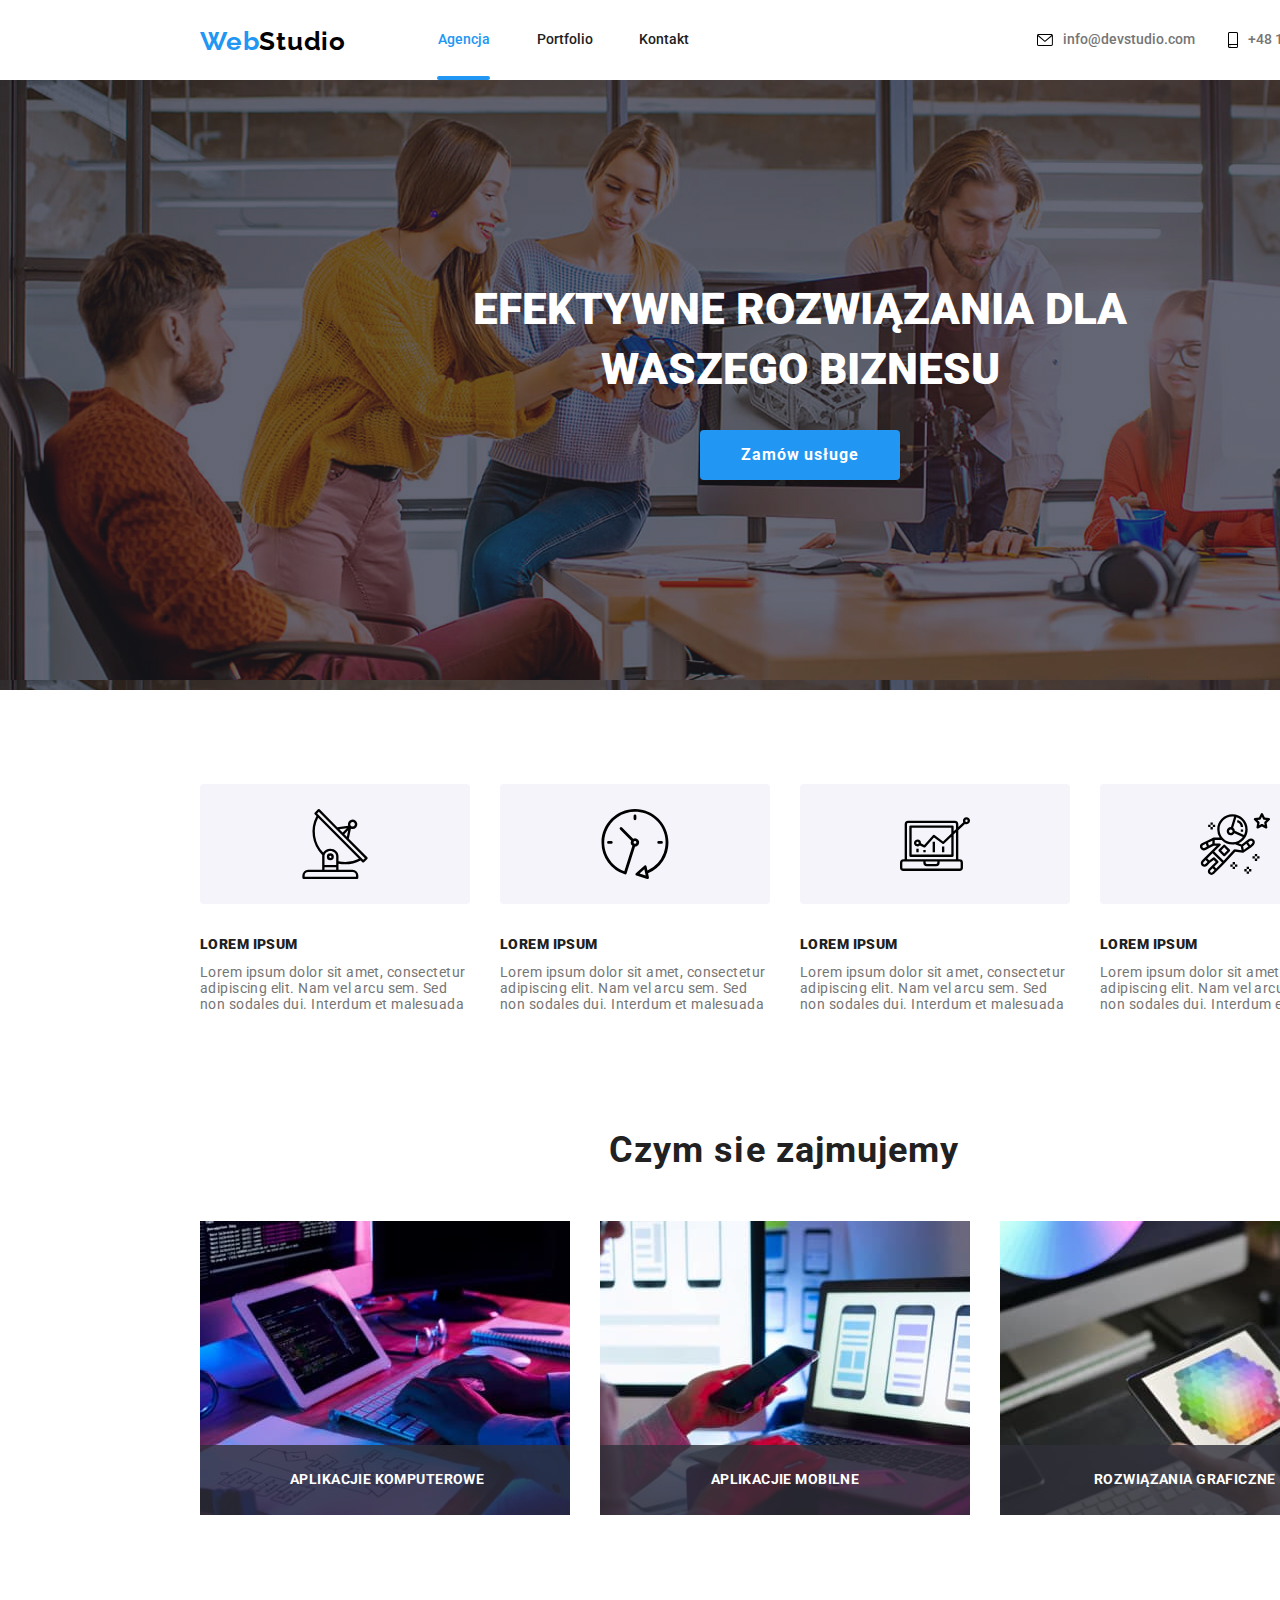
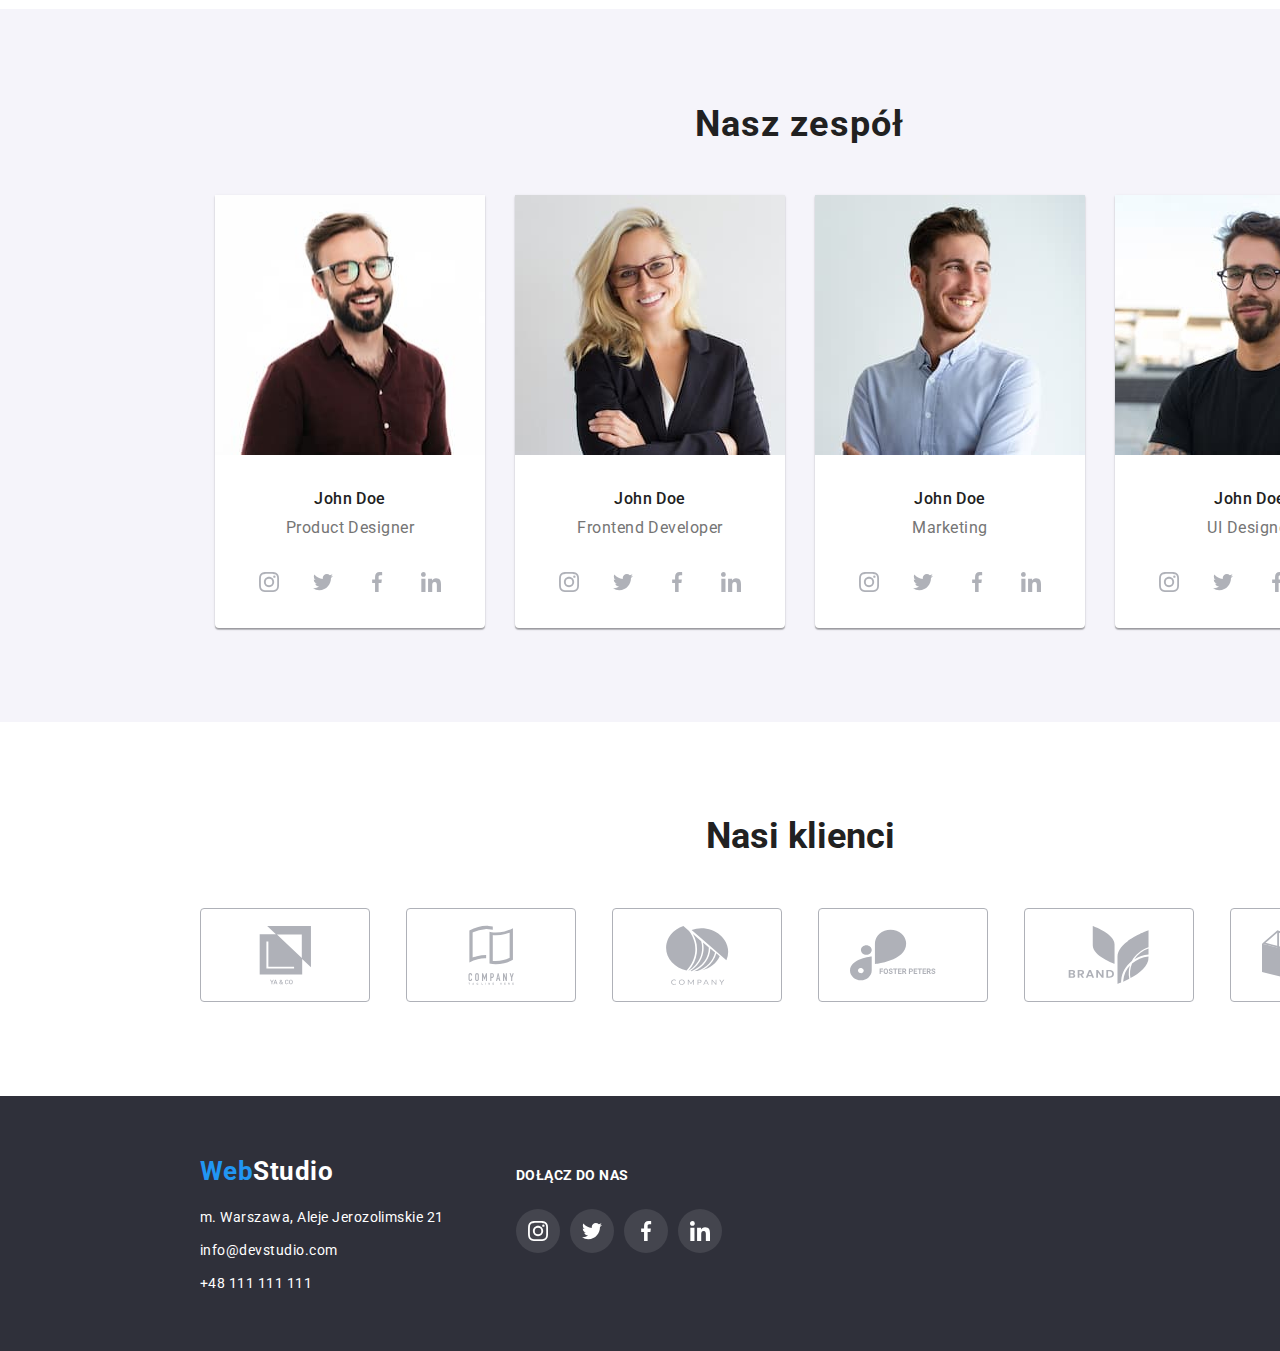
<file: index.html>
<!DOCTYPE html>
<html lang="pl">
  <head>
    <meta charset="UTF-8" />
    <meta http-equiv="X-UA-Compatible" content="IE=edge" />
    <meta name="viewport" content="width=device-width, initial-scale=1.0" />
    <link rel="stylesheet" href="css/modern-normalize.css" />
    <link rel="stylesheet" href="./css/styles.css" />
    <title>EFEKTYWNE ROZWIĄZANIA DLA WASZEGO BIZNESU</title>
    <link rel="preconnect" href="https://fonts.googleapis.com" />
    <link rel="preconnect" href="https://fonts.gstatic.com" crossorigin />
    <link
      href="https://fonts.googleapis.com/css2?family=Montserrat:wght@400;700&family=Raleway:wght@700&family=Roboto:wght@400;500;700;900&display=swap"
      rel="stylesheet"
    />
  </head>
  <body>
    <!--Menu-->
    <header class="menu">
      <div class="container principal">
        <a class="logo" href="index.html"><span class="web">Web</span>Studio</a>
        <nav class="navigation">
          <ul>
            <li><a class="agency agency-active" href="./index.html">Agencja</a></li>
            <li><a class="portfolio" href="portfolio.html">Portfolio</a></li>
            <li><a class="contact" href="#">Kontakt</a></li>
          </ul>
        </nav>

        <a class="email" href="mailto:info@devstudio.com"
          ><svg class="envelope" width="16" weight="12">
            <use href="./images/icons.svg#icon-envelope"></use>
          </svg>
          info@devstudio.com</a
        >
        <a class="telephone" href="tel:++48111111111">
          <svg class="smartphone" width="10" weight="16">
            <use href="./images/icons.svg#icon-smartphone"></use>
          </svg>
          +48 111 111 111</a
        >
      </div>
    </header>
    <!--Header-->
    <main>
      <div class="container">
        <section class="header section">
          <div class="top">
            <h1 class="main-header">EFEKTYWNE ROZWIĄZANIA DLA WASZEGO BIZNESU</h1>
            <button type="submit" class="button" data-modal-open>
              <span class="service">Zamów usługe</span>
            </button>
          </div>
        </section>
        <!--Nasze atrybuty-->
        <section class="attributes section">
          <h2 hidden>Lorem</h2>
          <ul>
            <li>
              <div class="wrapper">
                <svg>
                  <use width="70" weight="70" href="./images/icons.svg#icon-antenna-1"></use>
                </svg>
              </div>
              <span class="attributes-text"><b>LOREM IPSUM</b></span>
              <p>
                Lorem ipsum dolor sit amet, consectetur adipiscing elit. Nam vel arcu sem. Sed non
                sodales dui. Interdum et malesuada
              </p>
            </li>
            <li>
              <div class="wrapper">
                <svg>
                  <use width="70" weight="70" href="./images/icons.svg#icon-clock-1"></use>
                </svg>
              </div>
              <span class="attributes-text"><b>LOREM IPSUM</b></span>
              <p>
                Lorem ipsum dolor sit amet, consectetur adipiscing elit. Nam vel arcu sem. Sed non
                sodales dui. Interdum et malesuada
              </p>
            </li>
            <li>
              <div class="wrapper">
                <svg>
                  <use width="70" weight="70" href="./images/icons.svg#icon-diagram-1"></use>
                </svg>
              </div>
              <span class="attributes-text"><b>LOREM IPSUM</b></span>
              <p>
                Lorem ipsum dolor sit amet, consectetur adipiscing elit. Nam vel arcu sem. Sed non
                sodales dui. Interdum et malesuada
              </p>
            </li>
            <li>
              <div class="wrapper">
                <svg>
                  <use width="70" weight="70" href="./images/icons.svg#icon-astronaut-1"></use>
                </svg>
              </div>
              <span class="attributes-text"><b>LOREM IPSUM</b></span>
              <p>
                Lorem ipsum dolor sit amet, consectetur adipiscing elit. Nam vel arcu sem. Sed non
                sodales dui. Interdum et malesuada
              </p>
            </li>
          </ul>
        </section>
        <!--Czym się zajmujemy-->
        <section class="work section">
          <h2 class="work-title">Czym sie zajmujemy</h2>
          <ul>
            <li>
              <img
                class="computer"
                src="images/img_1.jpg"
                alt="Pisanie kodu"
                width="370"
                height="294"
              />
              <div class="label label-computer"><p>Aplikacjie komputerowe</p></div>
            </li>
            <li>
              <img
                class="phone"
                src="images/img_2.jpg"
                alt="Sprawdzanie wizualizacji telefonu"
                width="370"
                height="294"
              />
              <div class="label label-phone"><p>Aplikacjie mobilne</p></div>
            </li>
            <li>
              <img
                class="tablet"
                src="images/img_3.jpg"
                alt="Dobieranie palety barw na tablecie"
                width="370"
                height="294"
              />
              <div class="label label-graphic"><p>rozwiązania graficzne</p></div>
            </li>
          </ul>
        </section>
        <!--Nasz zespół-->
        <section class="our-team section">
          <div class="bottom">
            <h2 class="block-title">Nasz zespół</h2>
            <ul>
              <li>
                <img src="images/img_4.jpg" alt="John Doe" width="270" height="260" />
                <h3 class="name">John Doe</h3>
                <span class="job">Product Designer</span>
                <div class="social-media">
                  <a href="#" class="social-media-icons" target="blank">
                    <svg width="20px" height="20px">
                      <use href="./images/icons.svg#icon-instagram-2"></use>
                    </svg>
                  </a>
                  <a href="#" class="social-media-icons" target="blank">
                    <svg width="20px" height="20px">
                      <use href="./images/icons.svg#icon-twitter-1"></use>
                    </svg>
                  </a>
                  <a href="#" class="social-media-icons" target="blank">
                    <svg width="20px" height="20px">
                      <use href="./images/icons.svg#icon-facebook-1"></use>
                    </svg>
                  </a>
                  <a href="#" class="social-media-icons" target="blank">
                    <svg width="20px" height="20px">
                      <use href="./images/icons.svg#icon-linkedin-1"></use>
                    </svg>
                  </a>
                </div>
              </li>
              <li class="team">
                <img src="images/img_5.jpg" alt="John Doe" width="270" height="260" />
                <h3 class="name">John Doe</h3>
                <span class="job">Frontend Developer</span>
                <div class="social-media">
                  <a href="#" class="social-media-icons" target="blank">
                    <svg width="20px" height="20px">
                      <use href="./images/icons.svg#icon-instagram-2"></use>
                    </svg>
                  </a>
                  <a href="#" class="social-media-icons" target="blank">
                    <svg width="20px" height="20px">
                      <use href="./images/icons.svg#icon-twitter-1"></use>
                    </svg>
                  </a>
                  <a href="#" class="social-media-icons" target="blank">
                    <svg width="20px" height="20px">
                      <use href="./images/icons.svg#icon-facebook-1"></use>
                    </svg>
                  </a>
                  <a href="#" class="social-media-icons" target="blank">
                    <svg width="20px" height="20px">
                      <use href="./images/icons.svg#icon-linkedin-1"></use>
                    </svg>
                  </a>
                </div>
              </li>
              <li class="team">
                <img src="images/img_6.jpg" alt="John Doe" width="270" height="260" />
                <h3 class="name">John Doe</h3>
                <span class="job">Marketing</span>
                <div class="social-media">
                  <a href="#" class="social-media-icons" target="blank">
                    <svg width="20px" height="20px">
                      <use href="./images/icons.svg#icon-instagram-2"></use>
                    </svg>
                  </a>
                  <a href="#" class="social-media-icons" target="blank">
                    <svg width="20px" height="20px">
                      <use href="./images/icons.svg#icon-twitter-1"></use>
                    </svg>
                  </a>
                  <a href="#" class="social-media-icons" target="blank">
                    <svg width="20px" height="20px">
                      <use href="./images/icons.svg#icon-facebook-1"></use>
                    </svg>
                  </a>
                  <a href="#" class="social-media-icons" target="blank">
                    <svg width="20px" height="20px">
                      <use href="./images/icons.svg#icon-linkedin-1"></use>
                    </svg>
                  </a>
                </div>
              </li>
              <li class="team">
                <img src="images/img_7.jpg" alt="John Doe" width="270" height="260" />
                <h3 class="name">John Doe</h3>
                <span class="job">UI Designer</span>
                <div class="social-media">
                  <a href="#" class="social-media-icons" target="blank">
                    <svg width="20px" height="20px">
                      <use href="./images/icons.svg#icon-instagram-2"></use>
                    </svg>
                  </a>
                  <a href="#" class="social-media-icons" target="blank">
                    <svg width="20px" height="20px">
                      <use href="./images/icons.svg#icon-twitter-1"></use>
                    </svg>
                  </a>
                  <a href="#" class="social-media-icons" target="blank">
                    <svg width="20px" height="20px">
                      <use href="./images/icons.svg#icon-facebook-1"></use>
                    </svg>
                  </a>
                  <a href="#" class="social-media-icons" target="blank">
                    <svg width="20px" height="20px">
                      <use href="./images/icons.svg#icon-linkedin-1"></use>
                    </svg>
                  </a>
                </div>
              </li>
            </ul>
          </div>
        </section>
        <!--Nasi klienci-->
        <section class="our-customers section">
          <h2 class="our-customers-title">Nasi klienci</h2>
          <ul>
            <li>
              <a href="#" class="company-logo" target="blank">
                <svg height="60px" width="106px">
                  <use href="./images/icons.svg#icon-group11"></use>
                </svg>
              </a>
            </li>
            <li>
              <a href="#" class="company-logo" target="blank">
                <svg height="60px" width="106px">
                  <use href="./images/icons.svg#icon-group1"></use>
                </svg>
              </a>
            </li>
            <li>
              <a href="#" class="company-logo" target="blank">
                <svg height="60px" width="106px">
                  <use href="./images/icons.svg#icon-group-11"></use>
                </svg>
              </a>
            </li>
            <li>
              <a href="#" class="company-logo" target="blank">
                <svg height="60px" width="106px">
                  <use href="./images/icons.svg#icon-group"></use>
                </svg>
              </a>
            </li>
            <li>
              <a href="#" class="company-logo" target="blank">
                <svg height="60px" width="106px">
                  <use href="./images/icons.svg#icon-group-1"></use>
                </svg>
              </a>
            </li>
            <li>
              <a href="#" class="company-logo" target="blank">
                <svg height="60px" width="106px">
                  <use href="./images/icons.svg#icon-group-2"></use>
                </svg>
              </a>
            </li>
          </ul>
        </section>
      </div>
    </main>
    <!--Footer-->
    <footer class="footer">
      <div class="container last">
        <a class="logo-bottom" href="index.html">Web<span class="studio">Studio</span></a>
        <address class="address">
          <ul>
            <li class="location">
              <a href="https://goo.gl/maps/dhSm4bZQ5p9KXUbg6" target="_blank"
                >m. Warszawa, Aleje Jerozolimskie 21</a
              >
            </li>
            <li class="contact-link"><a href="mailto:info@devstudio.com">info@devstudio.com</a></li>
            <li class="contact-tel"><a href="tel:++48111111111">+48 111 111 111</a></li>
          </ul>
        </address>
      </div>
      <div class="footer-icons-media">
        <p>Dołącz do nas</p>
        <div class="social-media">
          <a href="#" class="social-media-icons" target="blank">
            <svg width="20px" height="20px">
              <use href="./images/icons.svg#icon-instagram-2"></use>
            </svg>
          </a>
          <a href="#" class="social-media-icons" target="blank">
            <svg width="20px" height="20px">
              <use href="./images/icons.svg#icon-twitter-1"></use>
            </svg>
          </a>
          <a href="#" class="social-media-icons" target="blank">
            <svg width="20px" height="20px">
              <use href="./images/icons.svg#icon-facebook-1"></use>
            </svg>
          </a>
          <a href="#" class="social-media-icons" target="blank">
            <svg width="20px" height="20px">
              <use href="./images/icons.svg#icon-linkedin-1"></use>
            </svg>
          </a>
        </div>
      </div>
    </footer>
    <div class="backdrop is-hidden" data-modal>
      <div class="modal">
        <button type="button" class="close-btn" data-modal-close>X</button>
      </div>
    </div>
    <script src="./js/modal.js"></script>
  </body>
</html>
</file>
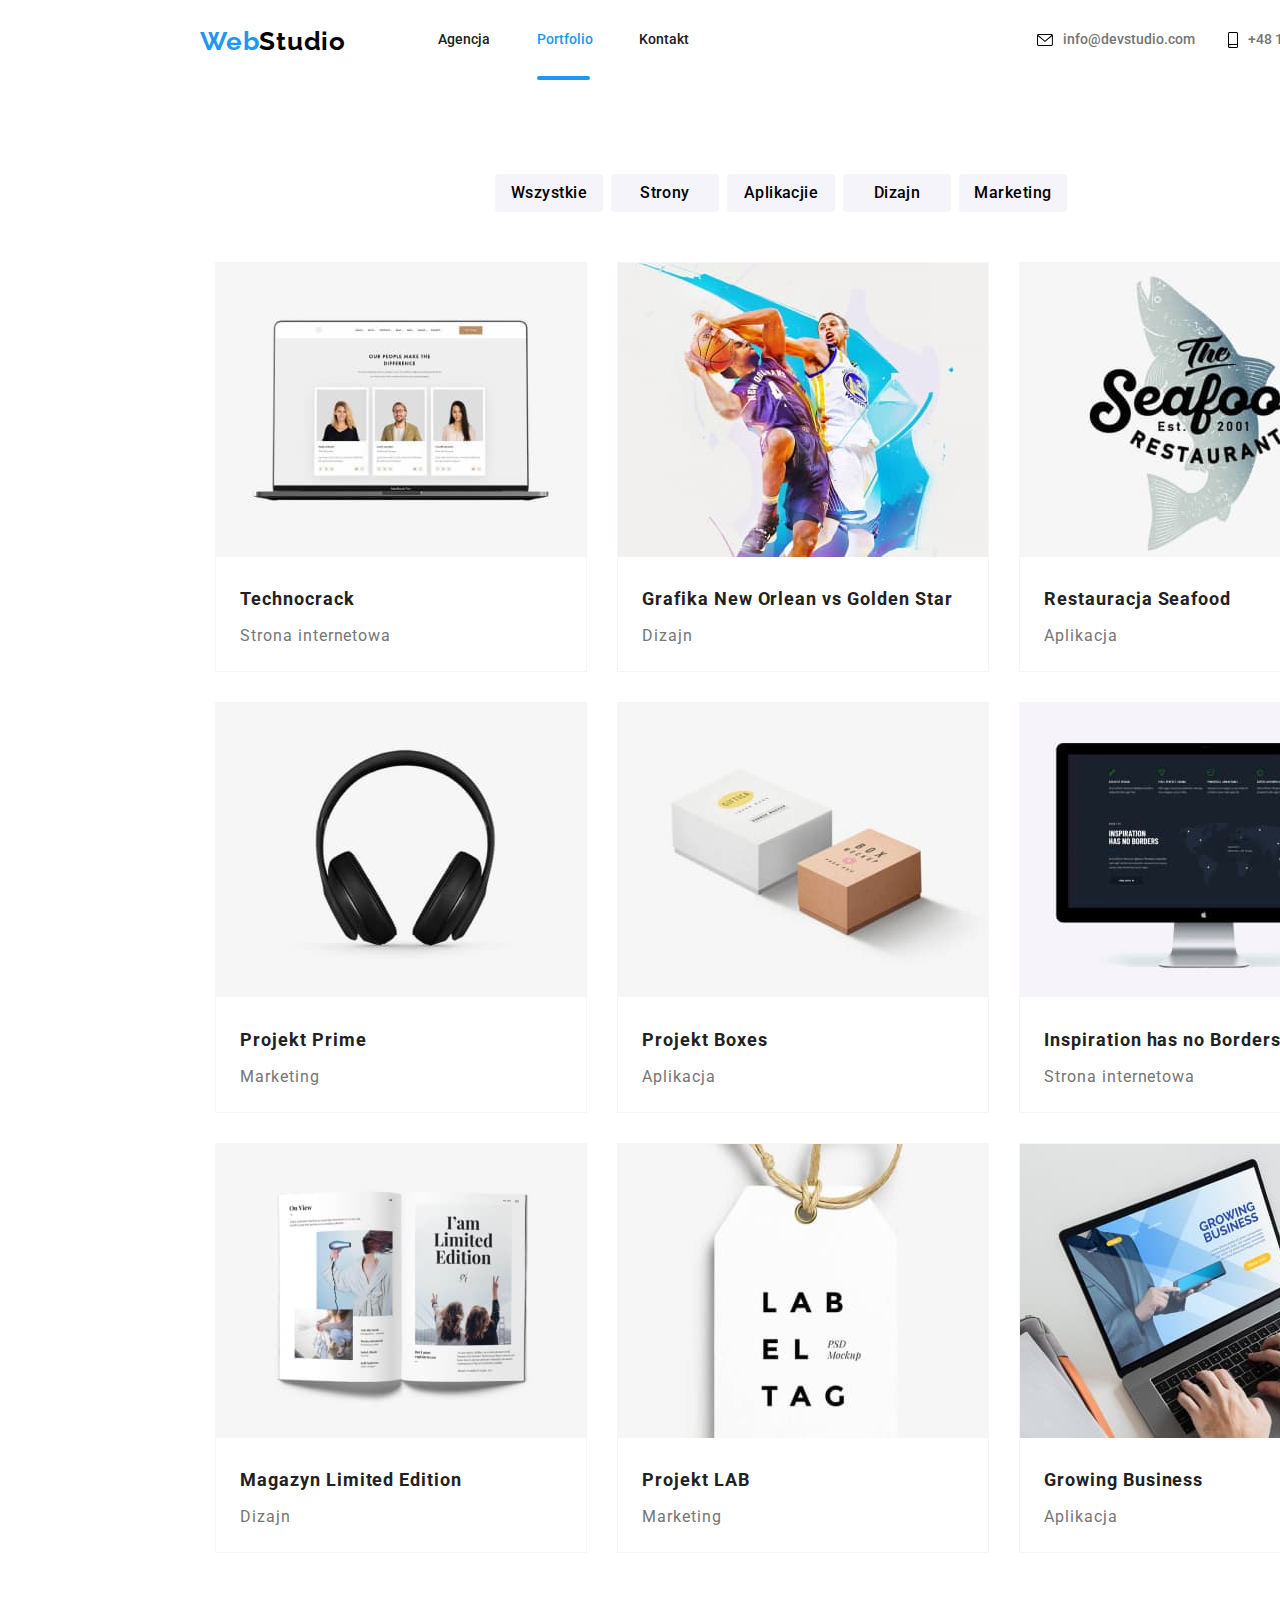
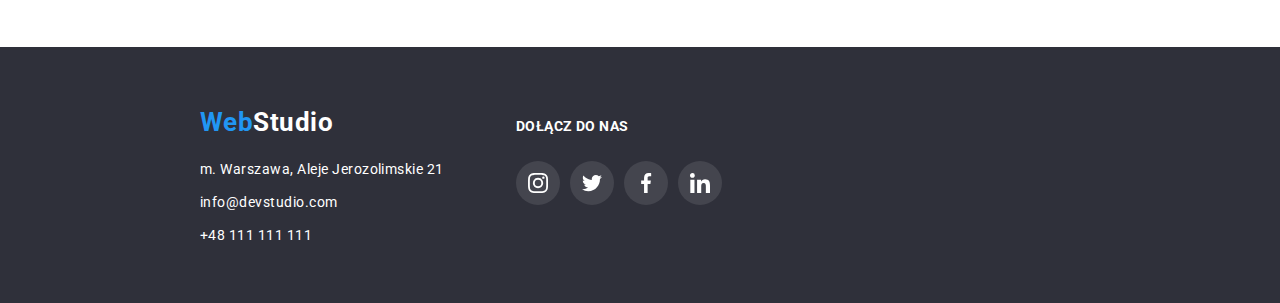
<file: portfolio.html>
<!DOCTYPE html>
<html lang="pl">
  <head>
    <meta charset="UTF-8" />
    <meta http-equiv="X-UA-Compatible" content="IE=edge" />
    <meta name="viewport" content="width=device-width, initial-scale=1.0" />
    <link rel="stylesheet" href="css/modern-normalize.css" />
    <link rel="stylesheet" href="./css/styles.css" />
    <title>Hw2-Portfolio</title>
    <link rel="preconnect" href="https://fonts.googleapis.com" />
    <link rel="preconnect" href="https://fonts.gstatic.com" crossorigin />
    <link
      href="https://fonts.googleapis.com/css2?family=Montserrat:wght@400;700&family=Raleway:wght@700&family=Roboto:wght@400;500;700;900&display=swap"
      rel="stylesheet"
    />
  </head>
  <body>
    <!--Menu-->
    <header class="menu">
      <div class="container principal">
        <a class="logo" href="index.html"><span class="web">Web</span>Studio</a>
        <nav class="navigation">
          <ul>
            <li><a class="agency" href="./index.html">Agencja</a></li>
            <li><a class="portfolio portfolio-active" href="portfolio.html">Portfolio</a></li>
            <li><a class="contact" href="#">Kontakt</a></li>
          </ul>
        </nav>

        <a class="email" href="mailto:info@devstudio.com"
          ><svg class="envelope" width="16" weight="12">
            <use href="./images/icons.svg#icon-envelope"></use>
          </svg>
          info@devstudio.com</a
        >
        <a class="telephone" href="tel:++48111111111">
          <svg class="smartphone" width="10" weight="16">
            <use href="./images/icons.svg#icon-smartphone"></use>
          </svg>
          +48 111 111 111</a
        >
      </div>
    </header>
    <!--Header-->
    <main>
      <div class="container">
        <section class="portfolio-page section">
          <ul class="filters">
            <li><button type="button" class="all">Wszystkie</button></li>
            <li><button type="button">Strony</button></li>
            <li><button type="button">Aplikacjie</button></li>
            <li><button type="button">Dizajn</button></li>
            <li><button type="button">Marketing</button></li>
          </ul>
          <div>
            <ul class="main-box">
              <li>
                <figure class="box-img">
                  <div class="hidden-label">
                    <img
                      src="images/technocrack.jpg"
                      alt="portrety ludzi wyswietlone na wyswietlaczu laptopa"
                      width="370"
                      height="294"
                    />
                    <div class="box-label">
                      <p>
                        Technocrack jest popularną platformą wykorzystywaną do rozpowszechniania
                        koronawirusa. Firmy wykorzystują tę platformę do celów szpiegowskich i ataków
                        na niezabezpieczone serwery konkurencji
                      </p>
                    </div>
                  </div>
                  <figcaption class="box-img-title">
                    <h3>Technocrack</h3>
                    <p>Strona internetowa</p>
                  </figcaption>
                </figure>
              </li>
              <li>
                <figure class="box-img">
                  <div class="hidden-label">
                    <img
                      src="images/new-orlean-vs-golden-star.jpg"
                      alt="ludzie grający w koszykowke"
                      width="370"
                      height="294"
                    />
                    <div class="box-label">
                      <p>
                        Technocrack jest popularną platformą wykorzystywaną do rozpowszechniania
                        koronawirusa. Firmy wykorzystują tę platformę do celów szpiegowskich i ataków
                        na niezabezpieczone serwery konkurencji
                      </p>
                    </div>
                  </div>
                  <figcaption class="box-img-title">
                    <h3>Grafika New Orlean vs Golden Star</h3>
                    <p>Dizajn</p>
                  </figcaption>
                </figure>
              </li>
              <li>
                <figure class="box-img">
                  <div class="hidden-label">
                    <img
                      src="images/restaurant-seafood.jpg"
                      alt="logo restauracji"
                      width="370"
                      height="294"
                    />
                    <div class="box-label">
                      <p>
                        Technocrack jest popularną platformą wykorzystywaną do rozpowszechniania
                        koronawirusa. Firmy wykorzystują tę platformę do celów szpiegowskich i ataków
                        na niezabezpieczone serwery konkurencji
                      </p>
                    </div>
                  </div>
                  <figcaption class="box-img-title">
                    <h3>Restauracja Seafood</h3>
                    <p>Aplikacja</p>
                  </figcaption>
                </figure>
              </li>
              <li>
                <figure class="box-img">
                  <div class="hidden-label">
                    <img
                      src="images/project-prime.jpg"
                      alt="sluchawki bezprzewodowe"
                      width="370"
                      height="294"
                    />
                    <div class="box-label">
                      <p>
                        Technocrack jest popularną platformą wykorzystywaną do rozpowszechniania
                        koronawirusa. Firmy wykorzystują tę platformę do celów szpiegowskich i ataków
                        na niezabezpieczone serwery konkurencji
                      </p>
                    </div>
                  </div>
                  <figcaption class="box-img-title">
                    <h3>Projekt Prime</h3>
                    <p>Marketing</p>
                  </figcaption>
                </figure>
              </li>
              <li>
                <figure class="box-img">
                  <div class="hidden-label">
                    <img src="images/project-boxes.jpg" alt="klocki" width="370" height="294" />
                    <div class="box-label">
                      <p>
                        Technocrack jest popularną platformą wykorzystywaną do rozpowszechniania
                        koronawirusa. Firmy wykorzystują tę platformę do celów szpiegowskich i ataków
                        na niezabezpieczone serwery konkurencji
                      </p>
                    </div>
                  </div>
                  <figcaption class="box-img-title">
                    <h3>Projekt Boxes</h3>
                    <p>Aplikacja</p>
                  </figcaption>
                </figure>
              </li>
              <li>
                <figure class="box-img">
                  <div class="hidden-label">
                    <img
                      src="images/inspiration-has-no-borders.jpg"
                      alt="wyswietlacz monitora"
                      width="370"
                      height="294"
                    />
                    <div class="box-label">
                      <p>
                        Technocrack jest popularną platformą wykorzystywaną do rozpowszechniania
                        koronawirusa. Firmy wykorzystują tę platformę do celów szpiegowskich i ataków
                        na niezabezpieczone serwery konkurencji
                      </p>
                    </div>
                  </div>
                  <figcaption class="box-img-title">
                    <h3>Inspiration has no Borders</h3>
                    <p>Strona internetowa</p>
                  </figcaption>
                </figure>
              </li>
              <li>
                <figure class="box-img">
                  <div class="hidden-label">
                    <img src="images/limited-edition.jpg" alt="ksiazka" width="370" height="294" />
                    <div class="box-label">
                      <p>
                        Technocrack jest popularną platformą wykorzystywaną do rozpowszechniania
                        koronawirusa. Firmy wykorzystują tę platformę do celów szpiegowskich i ataków
                        na niezabezpieczone serwery konkurencji
                      </p>
                    </div>
                  </div>
                  <figcaption class="box-img-title">
                    <h3>Magazyn Limited Edition</h3>
                    <p>Dizajn</p>
                  </figcaption>
                </figure>
              </li>
              <li>
                <figure class="box-img">
                  <div class="hidden-label">
                    <img src="images/project-lab.jpg" alt="zawieszka" width="370" height="294" />
                    <div class="box-label">
                      <p>
                        Technocrack jest popularną platformą wykorzystywaną do rozpowszechniania
                        koronawirusa. Firmy wykorzystują tę platformę do celów szpiegowskich i ataków
                        na niezabezpieczone serwery konkurencji
                      </p>
                    </div>
                  </div>
                  <figcaption class="box-img-title">
                    <h3>Projekt LAB</h3>
                    <p>Marketing</p>
                  </figcaption>
                </figure>
              </li>
              <li>
                <figure class="box-img">
                  <div class="hidden-label">
                    <img
                      src="images/growing-business.jpg"
                      alt="pisanie na laptopie"
                      width="370"
                      height="294"
                    />
                    <div class="box-label">
                      <p>
                        Technocrack jest popularną platformą wykorzystywaną do rozpowszechniania
                        koronawirusa. Firmy wykorzystują tę platformę do celów szpiegowskich i ataków
                        na niezabezpieczone serwery konkurencji
                      </p>
                    </div>
                  </div>
                  <figcaption class="box-img-title">
                    <h3>Growing Business</h3>
                    <p>Aplikacja</p>
                  </figcaption>
                </figure>
              </li>
            </ul>
          </div>
        </section>
      </div>
    </main>
    <!--Footer-->
    <footer class="footer">
      <div class="container last">
        <a class="logo-bottom" href="index.html">Web<span class="studio">Studio</span></a>
        <address class="address">
          <ul>
            <li class="location">
              <a href="https://goo.gl/maps/dhSm4bZQ5p9KXUbg6" target="_blank"
                >m. Warszawa, Aleje Jerozolimskie 21</a
              >
            </li>
            <li class="contact-link"><a href="mailto:info@devstudio.com">info@devstudio.com</a></li>
            <li class="contact-tel"><a href="tel:++48111111111">+48 111 111 111</a></li>
          </ul>
        </address>
      </div>
      <div class="footer-icons-media">
        <p>Dołącz do nas</p>
        <div class="social-media">
          <a href="#" class="social-media-icons" target="blank">
            <svg width="20px" height="20px">
              <use href="./images/icons.svg#icon-instagram-2"></use>
            </svg>
          </a>
          <a href="#" class="social-media-icons" target="blank">
            <svg width="20px" height="20px">
              <use href="./images/icons.svg#icon-twitter-1"></use>
            </svg>
          </a>
          <a href="#" class="social-media-icons" target="blank">
            <svg width="20px" height="20px">
              <use href="./images/icons.svg#icon-facebook-1"></use>
            </svg>
          </a>
          <a href="#" class="social-media-icons" target="blank">
            <svg width="20px" height="20px">
              <use href="./images/icons.svg#icon-linkedin-1"></use>
            </svg>
          </a>
        </div>
      </div>
    </footer>
  </body>
</html>
</file>
<file: css/styles.css>
* {
  margin: 0;
  padding: 0;
}
:root {
  --color-background: #ffffff;
  --color-grey: #757575;
  --color-black: #000000;
  --color-blue: #2196f3;
  --color-almost-black: #212121;
  --color-header-footer: #2f303a;
  --color-third-header-button: #f5f4fa;
  --color-img-border: #eeeeee;
  --color-background-img: #2f303a66;
  --color-icons-social-media: #afb1b8;
  --color-border-icons: #afb1b8;
}
body {
  position: relative;
  width: 1600px;
  background: var(--color-background);
  font-family: 'Roboto', sans-serif;
  color: var(--color-grey);
}
.menu {
  width: 1600px;
  font-weight: 500;
  font-size: 14px;
  line-height: 1.14;
  border-bottom: 1px #ececec;
  display: flex;
}
.container {
  max-width: 1200px;
  justify-content: center;
  display: flex;
  flex-direction: column;
  justify-content: start;
  margin-left: 200px;
}
.principal {
  flex-direction: row;
  max-height: 80px;
}
.logo {
  width: 145px;
  font-weight: 700;
  font-size: 26px;
  line-height: 1.38;
  letter-spacing: 0.03em;
  color: var(--color-black);
  text-decoration: none;
  font-family: 'Raleway';
  padding-top: 24px;
  padding-bottom: 25px;
}
.web {
  color: var(--color-blue);
}
.navigation {
  width: 254px;
  margin-top: 32px;
  margin-left: 93px;
}
.navigation ul {
  list-style-type: none;
  margin: 0;
  padding: 0;
}
.navigation ul li a {
  float: left;
  color: var(--color-almost-black);
}
.navigation ul li a:focus,
.navigation ul li a:hover,
.navigation ul li a:active {
  color: var(--color-blue);
  transition: 250ms cubic-bezier(0.4, 0, 0.2, 1);
}
.agency {
  width: 53px;
  font-weight: 500;
  text-decoration: none;
}
.agency.agency-active {
  color: var(--color-blue);
}
.agency-active::after {
  content: '';
  position: absolute;
  height: 4px;
  width: 53px;
  top: 76px;
  left: 437px;
  background: var(--color-blue);
  border-radius: 2px;
}
.portfolio {
  padding-left: 46px;
  text-decoration: none;
}
.portfolio.portfolio-active {
  color: var(--color-blue);
}
.portfolio-active::after {
  content: '';
  position: absolute;
  height: 4px;
  width: 53px;
  top: 76px;
  left: 537px;
  background: var(--color-blue);
  border-radius: 2px;
}
.contact {
  padding-left: 46px;
  width: 51px;
  text-decoration: none;
}
/*finish navigation*/
.email {
  width: 161px;
  color: var(--color-grey);
  text-decoration: none;
  display: flex;
  margin-left: 345px;
  align-items: center;
}
.email:hover,
.email:focus {
  color: var(--color-blue);
  fill: var(--color-blue);
  transition: 250ms cubic-bezier(0.4, 0, 0.2, 1);
}
.envelope {
  margin-right: 10px;
}
.telephone {
  width: 130px;
  color: var(--color-grey);
  text-decoration: none;
}
.telephone {
  display: flex;
  margin-left: 30px;
  align-items: center;
}
.smartphone {
  margin-right: 10px;
}
.telephone:hover,
.telephone:focus {
  color: var(--color-blue);
  fill: var(--color-blue);
  transition: 250ms cubic-bezier(0.4, 0, 0.2, 1);
}
/*finish menu*/
.section {
  padding-top: 94px;
  padding-bottom: 94px;
}
.header {
  margin-left: -200px;
  width: 1600px;
  text-align: center;
  background-image: linear-gradient(
      to bottom,
      var(--color-background-img),
      var(--color-background-img)
    ),
    url(../images/overlay.png);
  background-size: contain;
}
.top {
  display: flex;
  flex-direction: column;
  align-items: center;
  padding-top: 106px;
  padding-bottom: 116px;
}
.main-header {
  width: 696px;
  font-weight: 900;
  font-size: 44px;
  line-height: 1.36;
  text-transform: uppercase;
  color: var(--color-background);
  margin-bottom: 30px;
  display: flex;
  align-items: center;
}
.header .button {
  width: 200px;
  padding: 10px 0;
  background: var(--color-blue);
  box-shadow: 0px 4px 4px rgba(0, 0, 0, 0.15);
  border: var(--color-blue);
  border-radius: 4px;
  cursor: pointer;
}
.service {
  font-weight: 700;
  font-size: 16px;
  line-height: 1.88;
  align-items: center;
  letter-spacing: 0.06em;
  color: var(--color-background);
}
/*finish header*/
.attributes {
  width: 1170px;
  min-height: 251px;
  display: flex;
  box-sizing: content-box;
  padding-bottom: 0;
}
.attributes ul {
  display: flex;
  flex-wrap: wrap;
  gap: 30px;
  justify-content: space-between;
  list-style: none;
  letter-spacing: 0.03em;
  font-size: 14px;
}
.attributes ul li .wrapper {
  display: flex;
  width: 270px;
  max-height: 120px;
  background: #f5f4fa;
  border-radius: 4px;
  margin-bottom: 30px;
  justify-content: center;
}
.wrapper svg {
  padding-left: 100px;
}
.attributes ul li {
  width: 270px;
}
.attributes-text {
  text-transform: uppercase;
  color: var(--color-almost-black);
  line-height: 1.71;
  font-weight: 700;
}
.attributes ul li .attributes-text {
  line-height: 1.46;
}
.attributes ul li p {
  padding-top: 10px;
  margin-bottom: 0;
}
/*finish atributes*/
.work {
  width: 1170px;
  box-sizing: content-box;
  display: flex;
  flex-direction: column;
  justify-content: center;
  align-items: center;
}
.work-title {
  width: 352px;
  font-weight: 700;
  font-size: 36px;
  line-height: 1.17;
  white-space: nowrap;
  text-align: center;
  letter-spacing: 0.03em;
  color: var(--color-almost-black);
  display: flex;
}
.work ul {
  list-style: none;
  padding: 0;
  display: flex;
}
.work ul li {
  margin-top: 50px;
}
.computer {
  float: left;
}
/*start label*/
.label {
  position: absolute;
  width: 370px;
  height: 70px;
  background-color: rgba(47, 48, 58, 0.8);
  display: flex;
  justify-content: center;
  align-items: center;
  white-space: nowrap;
  top: 1445px;
}
.label-phone {
  left: 600px;
}
.label-graphic {
  left: 1000px;
}
.label-computer p,
.label-phone p,
.label-graphic p {
  font-weight: 700;
  font-style: normal;
  font-size: 14px;
  line-height: 1.14;
  text-transform: uppercase;
  text-align: center;
  color: var(--color-background);
  letter-spacing: 0.03em;
  width: 190px;
}
.phone,
.tablet {
  float: left;
  margin-left: 30px;
}
/*finish label*/
/*finish work*/
.our-team {
  width: 1600px;
  background: var(--color-third-header-button);
  margin-left: -200px;
  display: flex;
  justify-content: center;
}
.block-title {
  width: 210px;
  padding-left: 480px;
  font-weight: 700;
  font-size: 36px;
  line-height: 1.17;
  white-space: nowrap;
  text-align: center;
  letter-spacing: 0.03em;
  color: var(--color-almost-black);
}
.our-team ul {
  width: 1170px;
  list-style: none;
  margin-top: 50px;
}
.our-team ul li {
  width: 270px;
  float: left;
  text-align: center;
  letter-spacing: 0.03em;
  background: var(--color-background);
  box-shadow: 0px 1px 3px rgba(0, 0, 0, 0.12), 0px 1px 1px rgba(0, 0, 0, 0.14),
    0px 2px 1px rgba(0, 0, 0, 0.2);
  border-radius: 0px 0px 4px 4px;
}
.team {
  margin-left: 30px;
}
.name {
  font-weight: 500;
  font-size: 16px;
  line-height: 1.19;
  color: var(--color-almost-black);
  margin-top: 30px;
  margin-bottom: 10px;
}
.job {
  width: 130px;
  font-size: 16px;
  line-height: 1.19;
  margin-bottom: 30px;
}
.social-media {
  width: 206px;
  padding: 6px 0;
  margin: 16px 32px 18px;
  display: flex;
  justify-content: space-between;
  align-items: center;
}
.social-media-icons {
  width: 44px;
  min-height: 44px;
  display: flex;
  align-items: center;
  justify-content: center;
  border-radius: 50%;
  fill: var(--color-icons-social-media);
}
.social-media-icons svg {
  display: flex;
  justify-content: center;
  align-items: center;
}
.social-media-icons:hover,
.social-media-icons:focus {
  background-color: var(--color-blue);
  fill: var(--color-background);
  transition: 250ms cubic-bezier(0.4, 0, 0.2, 1);
}
/*finish our team*/
.our-customers {
  box-sizing: border-box;
}
.our-customers-title {
  font-weight: 700;
  font-size: 36px;
  line-height: 1.16;
  text-align: center;
  color: var(--color-almost-black);
}
.our-customers ul {
  display: flex;
  padding-top: 50px;
  justify-content: space-between;
  list-style: none;
}
.company-logo {
  fill: var(--color-icons-social-media);
  width: 170px;
  padding: 16px 0;
  border: 1px solid var(--color-border-icons);
  border-radius: 4px;
  display: flex;
  justify-content: center;
  align-items: center;
}
.company-logo:hover,
.company-logo:focus {
  border: 1px solid var(--color-blue);
  fill: var(--color-blue);
  transition: 250ms cubic-bezier(0.4, 0, 0.2, 1);
}
/*finish our-customers */
.footer {
  position: absolute;
  width: 1600px;
  background: var(--color-header-footer);
  letter-spacing: 0.03em;
  display: flex;
}
.container.last {
  flex-direction: column;
}
.logo-bottom {
  width: 145px;
  font-weight: 700;
  font-size: 26px;
  line-height: 1.19;
  color: var(--color-blue);
  text-decoration: none;
  margin-top: 60px;
}
.studio {
  color: var(--color-background);
}
.address,
.address:focus {
  width: 246px;
  margin-bottom: 55px;
  margin-top: 20px;
}
.address ul {
  list-style: none;
  font-size: 14px;
  display: flex;
  flex-direction: column;
}
.address ul li:nth-child(2),
.address ul li:nth-child(3) {
  padding-top: 9px;
}
.address ul li a:focus,
.address ul li a:hover,
.address ul li a:active {
  color: rgba(255, 255, 255, 0.6);
  transition: 250ms cubic-bezier(0.4, 0, 0.2, 1);
}
.address ul li {
  line-height: 1.71;
  font-weight: 400;
  font-style: normal;
}
.location a {
  width: 246px;
  white-space: nowrap;
  color: var(--color-background);
  text-decoration: none;
}
.contact-link a {
  width: 231px;
  color: var(--color-background);
  text-decoration: none;
}
.contact-tel a {
  width: 231px;
  color: var(--color-background);
  text-decoration: none;
}
.footer-icons-media {
  display: flex;
  flex-direction: column;
  margin-left: 70px;
  width: 206px;
  margin-top: 72px;
}
.footer-icons-media .social-media {
  margin: 20px 0 0 0;
}
.footer-icons-media p {
  font-weight: 700;
  font-size: 14px;
  line-height: 1.14;
  letter-spacing: 0.03em;
  text-transform: uppercase;
  color: var(--color-background);
}
.footer-icons-media a {
  background: rgba(255, 255, 255, 0.1);
  fill: var(--color-background);
}
/*finish footer*/

/*portfolio*/
.portfolio-page {
  box-sizing: content-box;
  width: 1170px;
  background: var(--color-background);
  color: var(--color-almost-black);
}
.filters {
  display: flex;
  margin-left: 295px;
  width: 572px;
  text-align: center;
  justify-content: space-between;
}
.filters li {
  list-style: none;
  text-align: center;
  font-size: 1.62em;
}
.filters li button:active,
.filters li button:focus,
.filters li button:hover {
  background-color: var(--color-blue);
  color: var(--color-background);
  cursor: pointer;
  border: none;
  border-radius: 4px;
  box-shadow: 0px 3px 1px rgba(0, 0, 0, 0.1), 0px 1px 2px rgba(0, 0, 0, 0.08),
    0px 2px 2px rgba(0, 0, 0, 0.12);
  transition: 250ms cubic-bezier(0.4, 0, 0.2, 1);
}
.filters li button {
  background-color: var(--color-third-header-button);
  border: none;
  border-radius: 4px;
  width: 108px;
  font-size: 16px;
  line-height: 1.62;
  letter-spacing: 0.03em;
  font-weight: 500;
  padding: 6px;
}
.filters li .all:active {
  background-color: var(--color-blue);
  color: white;
}
/*finish filters*/
.main-box {
  display: flex;
  box-sizing: content-box;
  flex-wrap: wrap;
  gap: 30px;
  padding-top: 50px;
  margin: 0;
  min-width: 1200px;
  padding-left: 15px;
}
.main-box li {
  list-style: none;
  border: 1px solid var(--color-third-header-button);
  cursor: pointer;
}
.main-box li:hover {
  box-shadow: 0px 1px 1px rgba(0, 0, 0, 0.12), 0px 4px 4px rgba(0, 0, 0, 0.06),
    1px 4px 6px rgba(0, 0, 0, 0.16);
  transition: 250ms cubic-bezier(0.4, 0, 0.2, 1);
}
.box-img .hidden-label {
  margin: 0;
  max-height: 404px;
  position: relative;
  overflow: hidden;
}
.box-img:hover .box-label {
  opacity: 1;
  transform: translateY(0%);
}
.hidden-label .box-label {
  position: absolute;
  top: 0;
  min-width: 370px;
  height: 294px;
  background-color: #2196f3;
  opacity: 0;
  transform: translateY(100%);
  transition: transform 250ms cubic-bezier(0.4, 0, 0.2, 1);
}
.hidden-label .box-label > p {
  position: absolute;
  top: 49px;
  left: 24px;
  width: 301px;
  height: 196px;
  font-weight: 400;
  font-size: 18px;
  line-height: 1.55;
  letter-spacing: 0.03em;
  color: var(--color-background);
}
.main-box li .box-img img {
  width: 370px;
}
.box-img-title {
  position: relative;
  width: 322px;
  letter-spacing: 0.06em;
  padding: 20px 24px;
  box-sizing: content-box;
}
.box-img-title h3 {
  position: relative;
  width: 322px;
  font-size: 18px;
  line-height: 2;
}
.box-img-title p {
  position: relative;
  color: var(--color-grey);
  padding-top: 4px;
  font-size: 16px;
  line-height: 1.88;
  width: 322px;
}
/*backdrop*/
.backdrop {
  position: fixed;
  width: 100%;
  height: 100vh;
  left: 0px;
  top: 0px;
  background-color: rgba(0, 0, 0, 0.2);
  transition: 1s;
}
.modal {
  position: absolute;
  width: 528px;
  min-height: 581px;
  transform: translate(-50%, -50%);
  top: 50%;
  left: 50%;
  border-radius: 4px;
  background-color: var(--color-background);
  box-shadow: 0px 1px 3px rgba(0, 0, 0, 0.12), 0px 1px 1px rgba(0, 0, 0, 0.14),
    0px 2px 1px rgba(0, 0, 0, 0.2);
}
.close-btn {
  position: absolute;
  top: 8px;
  right: 8px;
  width: 30px;
  height: 30px;
  background-color: var(--color-background);
  border: 1px solid rgba(0, 0, 0, 0.1);
  border-radius: 50%;
  cursor: pointer;
}
.is-hidden {
  opacity: 0;
  visibility: hidden;
  pointer-events: none;
  transition: 1s;
}
</file>
